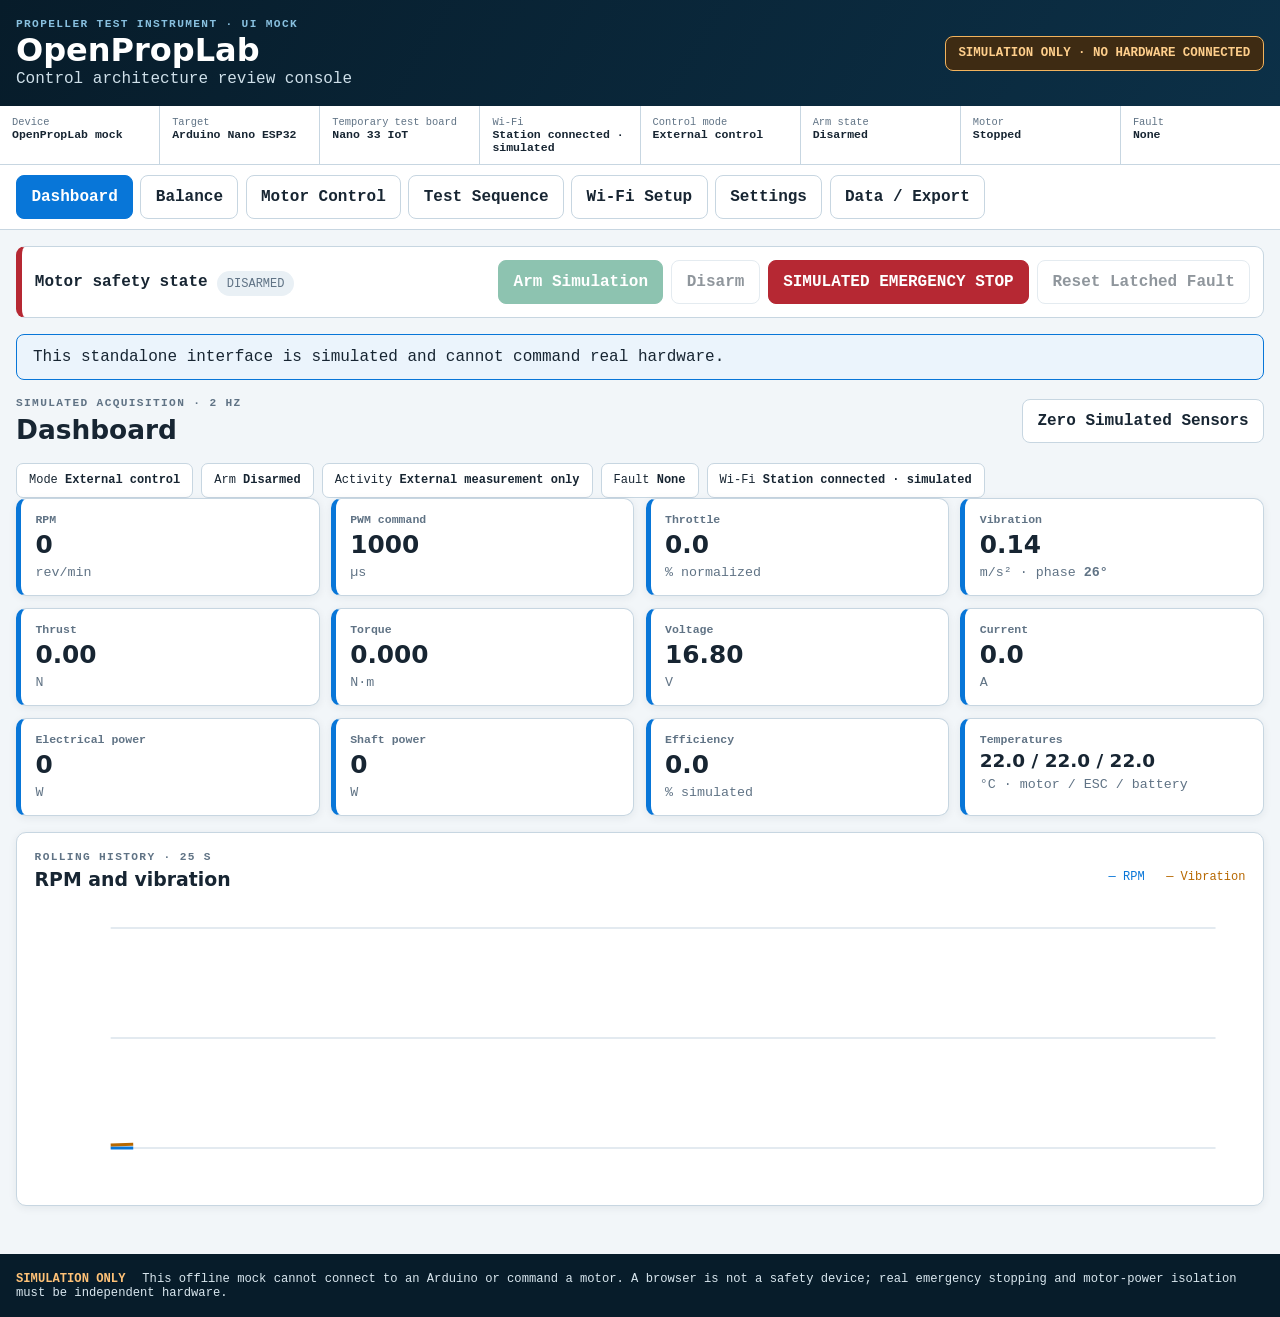
<file: web/index.html>
<!doctype html>
<html lang="en" data-theme="system">
<head>
  <meta charset="utf-8"><meta name="viewport" content="width=device-width, initial-scale=1">
  <meta name="description" content="Offline simulated OpenPropLab engineering interface">
  <title>OpenPropLab · Control Architecture Mock</title>
  <link rel="stylesheet" href="styles.css"><script src="app.js" defer></script>
</head>
<body>
  <header class="masthead">
    <div><p class="eyebrow">PROPELLER TEST INSTRUMENT · UI MOCK</p><h1>OpenPropLab</h1><p>Control architecture review console</p></div>
    <strong class="mock-warning">SIMULATION ONLY · NO HARDWARE CONNECTED</strong>
  </header>
  <aside class="global-status" aria-label="Global simulated device status">
    <div><small>Device</small><strong>OpenPropLab mock</strong></div><div><small>Target</small><strong>Arduino Nano ESP32</strong></div><div><small>Temporary test board</small><strong>Nano 33 IoT</strong></div>
    <div><small>Wi-Fi</small><strong id="global-wifi">Station connected · simulated</strong></div><div><small>Control mode</small><strong id="global-mode">External control</strong></div><div><small>Arm state</small><strong id="global-arm">Disarmed</strong></div><div><small>Motor</small><strong id="global-motor">Stopped</strong></div><div><small>Fault</small><strong id="global-fault">None</strong></div>
  </aside>
  <nav class="tabs" aria-label="Primary navigation" role="tablist">
    <button role="tab" aria-selected="true" aria-controls="dashboard" id="tab-dashboard" data-section="dashboard">Dashboard</button>
    <button role="tab" aria-selected="false" aria-controls="balance" id="tab-balance" data-section="balance" tabindex="-1">Balance</button>
    <button role="tab" aria-selected="false" aria-controls="motor" id="tab-motor" data-section="motor" tabindex="-1">Motor Control</button>
    <button role="tab" aria-selected="false" aria-controls="sequence" id="tab-sequence" data-section="sequence" tabindex="-1">Test Sequence</button>
    <button role="tab" aria-selected="false" aria-controls="wifi" id="tab-wifi" data-section="wifi" tabindex="-1">Wi-Fi Setup</button>
    <button role="tab" aria-selected="false" aria-controls="settings" id="tab-settings" data-section="settings" tabindex="-1">Settings</button>
    <button role="tab" aria-selected="false" aria-controls="data" id="tab-data" data-section="data" tabindex="-1">Data / Export</button>
  </nav>
  <main>
    <div class="safety-bar">
      <div><strong>Motor safety state</strong> <span id="safety-state" class="badge neutral">DISARMED</span></div>
      <div class="button-row"><button id="arm" class="positive" disabled>Arm Simulation</button><button id="disarm">Disarm</button><button id="estop" class="danger">SIMULATED EMERGENCY STOP</button><button id="reset-fault" disabled>Reset Latched Fault</button></div>
    </div>
    <div id="notice" class="notice" aria-live="assertive">This standalone interface is simulated and cannot command real hardware.</div><p id="announcer" class="sr-only" aria-live="polite"></p>

    <section id="dashboard" role="tabpanel" aria-labelledby="tab-dashboard">
      <div class="section-heading"><div><p class="eyebrow">SIMULATED ACQUISITION · 2 HZ</p><h2>Dashboard</h2></div><button id="zero">Zero Simulated Sensors</button></div>
      <div class="context-strip"><span>Mode <b id="dash-mode">External control</b></span><span>Arm <b id="dash-arm">Disarmed</b></span><span>Activity <b id="dash-activity">Measurement only</b></span><span>Fault <b id="dash-fault">None</b></span><span>Wi-Fi <b id="dash-wifi">Station connected</b></span></div>
      <div class="metrics">
        <article class="metric"><span>RPM</span><strong id="rpm">0</strong><small>rev/min</small></article><article class="metric"><span>PWM command</span><strong id="pwm">1000</strong><small>µs</small></article><article class="metric"><span>Throttle</span><strong id="throttle">0.0</strong><small>% normalized</small></article><article class="metric"><span>Vibration</span><strong id="vibration">0.00</strong><small>m/s² · phase <b id="phase">0°</b></small></article>
        <article class="metric"><span>Thrust</span><strong id="thrust">0.00</strong><small>N</small></article><article class="metric"><span>Torque</span><strong id="torque">0.000</strong><small>N·m</small></article><article class="metric"><span>Voltage</span><strong id="voltage">16.80</strong><small>V</small></article><article class="metric"><span>Current</span><strong id="current">0.0</strong><small>A</small></article>
        <article class="metric"><span>Electrical power</span><strong id="electrical">0</strong><small>W</small></article><article class="metric"><span>Shaft power</span><strong id="shaft">0</strong><small>W</small></article><article class="metric"><span>Efficiency</span><strong id="efficiency">0.0</strong><small>% simulated</small></article><article class="metric"><span>Temperatures</span><strong class="temperature-value"><b id="motor-temp">22</b> / <b id="esc-temp">22</b> / <b id="battery-temp">22</b></strong><small>°C · motor / ESC / battery</small></article>
      </div>
      <article class="panel trace-panel"><div class="panel-head"><div><p class="eyebrow">ROLLING HISTORY · 25 S</p><h3>RPM and vibration</h3></div><span class="legend">— RPM &nbsp; <i>— Vibration</i></span></div><svg id="trace" viewBox="0 0 800 280" role="img" aria-labelledby="trace-title trace-desc" preserveAspectRatio="none"><title id="trace-title">Simulated RPM and vibration trace</title><desc id="trace-desc">No samples yet.</desc><g class="grid"><line x1="50" y1="25" x2="780" y2="25"/><line x1="50" y1="135" x2="780" y2="135"/><line x1="50" y1="245" x2="780" y2="245"/></g><polyline id="rpm-line" class="rpm-line" points=""/><polyline id="vib-line" class="vib-line" points=""/></svg></article>
    </section>

    <section id="balance" role="tabpanel" aria-labelledby="tab-balance" hidden>
      <div class="section-heading"><div><p class="eyebrow">DEMONSTRATION WORKFLOW</p><h2>Balance</h2><p>Balancing analysis is separate from motor command. All measurements and mathematics shown here are demonstrations.</p></div></div>
      <ol class="steps"><li>Baseline run</li><li>Trial mass setup</li><li>Trial-mass run</li><li>Correction recommendation</li><li>Apply correction</li><li>Verification run</li></ol>
      <div class="two-col"><form id="balance-form" class="panel form-grid"><label>Workflow stage<select id="balance-stage"><option>Baseline run</option><option>Trial-mass run</option><option>Correction recommendation</option><option>Verification run</option></select></label><label>Blade count<input id="balance-blades" type="number" min="1" max="12" value="2"></label><label>Balancing RPM<input id="balance-rpm" type="number" min="100" value="3500"></label><label>Correction radius (mm)<input id="correction-radius" type="number" min="1" value="60"></label><label>Trial mass (g)<input id="trial-mass" type="number" min=".01" step=".01" value=".20"></label><label>Trial angle (°)<input id="trial-angle" type="number" min="0" max="359" value="45"></label><button class="positive wide">Generate Demonstration Result</button></form><article id="recommendation" class="panel"><h3>Simulated recommendation</h3><p class="muted">Select a workflow stage and generate a mock result. No real balancing calculation is performed.</p></article></div>
    </section>

    <section id="motor" role="tabpanel" aria-labelledby="tab-motor" hidden>
      <div class="section-heading"><div><p class="eyebrow">SIMULATED COMMAND PROVIDER</p><h2>Motor Control</h2><p>Mode changes always stop sequences, restore minimum command, and disarm.</p></div></div>
      <div id="mode-cards" class="mode-grid">
        <button class="mode-card active" data-mode="external"><strong>External control</strong><span>Independent receiver, servo tester, controller, or pulse generator. OpenPropLab measures only.</span></button>
        <button class="mode-card" data-mode="manual"><strong>Live manual PWM</strong><span>Deliberately apply a simulated standard servo-style PWM command.</span></button>
        <button class="mode-card" data-mode="sequence"><strong>Programmed PWM sequence</strong><span>Run an operator-defined open-loop PWM and timing sequence.</span></button>
        <button class="mode-card" data-mode="rpm"><strong>Automatic RPM control</strong><span>Simulated closed-loop response using measured RPM feedback.</span></button>
        <button class="mode-card" data-mode="future" disabled><strong>Future interface</strong><span>Reserved placeholder; no protocol selected.</span></button>
      </div>
      <div class="two-col motor-panels">
        <article class="panel" id="mode-detail"><h3>External control · measurement only</h3><p>OpenPropLab does not generate the ESC command. The displayed input is synthetic.</p><dl class="readouts"><div><dt>Simulated external PWM</dt><dd><span id="external-pwm">1000</span> µs</dd></div><div><dt>Derived throttle</dt><dd><span id="external-throttle">0.0</span>%</dd></div></dl><label>External input simulator<input id="external-slider" type="range" min="1000" max="2000" value="1000"></label></article>
        <article class="panel"><h3>Arm checklist</h3><p class="muted">Every item is mock-only. Real safety requires independent hardware.</p><div id="checklist" class="checklist"><label><input id="check-guard" type="checkbox"> Containment guard confirmed</label><label><input id="check-estop" type="checkbox"> Emergency stop released</label><span id="check-mode">✓ Control mode selected</span><span id="check-min">✓ PWM at minimum</span><span id="check-sensors">✓ Simulated sensors valid</span><span id="check-fault">✓ No active fault</span></div></article>
      </div>
      <article class="panel fault-panel"><div class="panel-head"><div><h3>Fault-injection controls</h3><p>Buttons below latch UI simulation faults only.</p></div></div><div id="fault-buttons" class="button-row"><button data-fault="Overcurrent">Overcurrent</button><button data-fault="Overspeed">Overspeed</button><button data-fault="Excessive vibration">Excessive vibration</button><button data-fault="Motor temperature">Motor temperature</button><button data-fault="ESC temperature">ESC temperature</button><button data-fault="Battery temperature">Battery temperature</button><button data-fault="Communication loss">Communication loss</button><button data-fault="Sensor invalid">Sensor invalid</button></div></article>
    </section>

    <section id="sequence" role="tabpanel" aria-labelledby="tab-sequence" hidden>
      <div class="section-heading"><div><p class="eyebrow">OPEN-LOOP · OPERATOR PROGRAMMED</p><h2>Test Sequence</h2><p>This is not closed-loop RPM control. Running is simulated and requires Programmed PWM sequence mode plus arm.</p></div><button id="add-step">Add Step</button></div>
      <div class="table-wrap panel"><table class="sequence-table"><thead><tr><th>Step</th><th>PWM (µs)</th><th>Hold (s)</th><th>Ramp (s)</th><th>Order</th><th>Action</th></tr></thead><tbody id="sequence-body"></tbody></table></div>
      <article class="panel sequence-controls"><div class="button-row"><button id="sequence-start" class="positive">Start Sequence</button><button id="sequence-pause" disabled>Pause</button><button id="sequence-stop" disabled>Stop &amp; Disarm</button></div><div class="progress-grid"><span>State <b id="sequence-state">Idle</b></span><span>Current step <b id="sequence-current">—</b></span><span>Elapsed <b id="sequence-elapsed">0.0 s</b></span><span>Remaining <b id="sequence-remaining">0.0 s</b></span></div><progress id="sequence-progress" max="100" value="0">0%</progress></article>
      <article class="panel rpm-panel"><div class="section-heading"><div><p class="eyebrow">CLOSED-LOOP SIMULATION</p><h2>Automatic RPM Control</h2><p>Unlike the sequence above, this mock adjusts PWM from simulated RPM feedback.</p></div></div><div class="form-grid"><label>Target RPM<input id="rpm-target" type="number" value="5000" min="0"></label><label>Minimum RPM<input id="rpm-min" type="number" value="1000" min="0"></label><label>Maximum RPM<input id="rpm-max" type="number" value="9000" min="0"></label><label>Ramp rate (RPM/s)<input id="rpm-ramp" type="number" value="1000" min="1"></label><label>Stabilization tolerance (RPM)<input id="rpm-tolerance" type="number" value="150" min="1"></label><label>Hold time (s)<input id="rpm-hold" type="number" value="5" min="0"></label></div><div class="readout-grid"><span>Actual RPM <b id="rpm-actual">0</b></span><span>PWM output <b id="rpm-output">1000 µs</b></span><span>Controller <b id="rpm-status">Idle</b></span></div><div class="button-row"><button id="rpm-start" class="positive">Start RPM Control</button><button id="rpm-stop">Stop &amp; Disarm</button></div></article>
    </section>

    <section id="wifi" role="tabpanel" aria-labelledby="tab-wifi" hidden>
      <div class="section-heading"><div><p class="eyebrow">NANO ESP32 PROVISIONING CONCEPT</p><h2>Wi-Fi Setup</h2><p>Credentials exist only in memory and are discarded on reload.</p></div></div>
      <div class="two-col"><article class="panel"><h3>Simulated connectivity</h3><div class="led-row"><i id="connection-led" class="led connected" aria-hidden="true"></i><div><strong id="led-label">Connected · steady on</strong><small id="wifi-detail">Station connected (simulated)</small></div></div><dl class="readouts"><div><dt>State</dt><dd id="wifi-state">Station connected</dd></div><div><dt>Setup SSID</dt><dd>OpenPropLab-Setup</dd></div><div><dt>Setup address</dt><dd>192.168.4.1</dd></div></dl><div class="button-row"><button id="wifi-connect">Simulate Connecting</button><button id="wifi-fail">Simulate Failure</button><button id="wifi-missing">Credentials Missing</button><button id="wifi-setup">Enter Setup Mode</button></div></article>
      <form id="wifi-form" class="panel form-grid"><h3 class="wide">Provisioning form</h3><label class="wide">Wi-Fi SSID<input id="wifi-ssid" autocomplete="off" placeholder="Enter a test network name"></label><label class="wide">Password<input id="wifi-password" type="password" autocomplete="new-password" placeholder="Not stored"></label><label class="check wide"><input id="show-password" type="checkbox"> Show password</label><button class="positive" type="submit">Save and Restart (Simulated)</button><button id="forget-network" class="danger-outline" type="button">Forget Network</button></form></div>
    </section>

    <section id="settings" role="tabpanel" aria-labelledby="tab-settings" hidden>
      <div class="section-heading"><div><p class="eyebrow">SESSION-ONLY CONFIGURATION</p><h2>Settings</h2><p>Safe mock defaults; changes do not indicate implemented hardware support.</p></div><button id="save-settings" class="positive">Apply Mock Settings</button></div>
      <form id="settings-form" class="settings-grid">
        <fieldset><legend>Test and ESC command</legend><label>Blade count<input id="setting-blades" type="number" min="1" max="12" value="2"></label><label>PWM minimum (µs)<input id="setting-pwm-min" type="number" value="1000"></label><label>PWM maximum (µs)<input id="setting-pwm-max" type="number" value="2000"></label><label>PWM arming value (µs)<input id="setting-pwm-arm" type="number" value="1000"></label><label>Default control mode<select id="setting-default-mode"><option value="external">External control</option><option value="manual">Live manual PWM</option><option value="sequence">Programmed PWM sequence</option><option value="rpm">Automatic RPM control</option></select></label></fieldset>
        <fieldset><legend>Active simulated safety limits</legend><label>Maximum current (A)<input id="limit-current" type="number" value="45"></label><label>Maximum RPM<input id="limit-rpm" type="number" value="10000"></label><label>Maximum vibration (m/s²)<input id="limit-vibration" type="number" value="8"></label><label>Motor temperature (°C)<input id="limit-motor-temp" type="number" value="80"></label><label>ESC temperature (°C)<input id="limit-esc-temp" type="number" value="75"></label><label>Battery temperature (°C)<input id="limit-battery-temp" type="number" value="55"></label><label>Communication timeout (ms)<input id="limit-timeout" type="number" value="2000"></label></fieldset>
        <fieldset><legend>Simulation and connectivity</legend><label>Simulated maximum RPM<input id="sim-max-rpm" type="number" value="10000"></label><label>Simulated battery voltage<input id="sim-voltage" type="number" step=".1" value="16.8"></label><label>Wi-Fi startup behavior<select id="setting-wifi"><option>Station connected</option><option>Connecting</option><option>Setup access point</option><option>Credentials missing</option></select></label><label>Connection LED behavior<select id="setting-led"><option>Steady when connected</option><option>Confirmation blink when connected</option></select></label><label>Appearance<select id="appearance"><option value="system">System</option><option value="light">Light</option><option value="dark">Dark</option></select></label></fieldset>
      </form>
    </section>

    <section id="data" role="tabpanel" aria-labelledby="tab-data" hidden>
      <div class="section-heading"><div><p class="eyebrow">IN-MEMORY SIMULATION BUFFER</p><h2>Data / Export</h2><p>Exports contain synthetic data only.</p></div><div class="button-row"><button id="csv">Export CSV</button><button id="json">Export JSON</button><button id="clear-data">Clear Data</button></div></div>
      <div class="table-wrap panel"><table><thead><tr><th>Time</th><th>Mode</th><th>PWM</th><th>RPM</th><th>Thrust</th><th>Torque</th><th>Current</th><th>Power</th><th>Vibration</th><th>Fault</th></tr></thead><tbody id="results-body"><tr><td colspan="10" class="empty-cell">The simulation records samples continuously while this page is open.</td></tr></tbody></table></div>
    </section>
  </main>
  <footer><strong>SIMULATION ONLY</strong> This offline mock cannot connect to an Arduino or command a motor. A browser is not a safety device; real emergency stopping and motor-power isolation must be independent hardware.</footer>
</body></html>
</file>
<file: web/styles.css>
:root{color-scheme:light dark;--navy:#0c3047;--navy2:#071c2a;--bg:#f2f6f9;--surface:#fff;--surface2:#e9f0f5;--text:#172532;--muted:#607385;--line:#c7d6e1;--blue:#0876d8;--green:#13845b;--amber:#b76800;--red:#b62833;--purple:#7155c7;--shadow:0 2px 8px #09283b12}
[data-theme=dark]{color-scheme:dark;--navy:#071b29;--navy2:#04131d;--bg:#0c1720;--surface:#14232f;--surface2:#1b2d3b;--text:#eef4f7;--muted:#aabac6;--line:#365064;--blue:#58adf5;--green:#4acb93;--amber:#f0aa47;--red:#f2777e;--purple:#aa91f5;--shadow:none}
*{box-sizing:border-box}html{font-family:ui-monospace,SFMono-Regular,Menlo,Consolas,"Liberation Mono",monospace;background:var(--bg);color:var(--text)}body{margin:0;min-width:0}button,input,select{font:inherit}button{min-height:44px;padding:.65rem .9rem;border:1px solid var(--line);border-radius:8px;background:var(--surface);color:var(--text);font-weight:750;cursor:pointer}button:hover:not(:disabled){border-color:var(--blue);background:var(--surface2)}button:disabled{opacity:.48;cursor:not-allowed}input,select{width:100%;min-width:0;padding:.7rem;border:1px solid var(--line);border-radius:6px;background:var(--bg);color:var(--text)}input[type=checkbox]{width:auto;min-height:20px;accent-color:var(--blue)}input[type=range]{padding:.5rem 0;accent-color:var(--blue)}:focus-visible{outline:3px solid var(--amber);outline-offset:2px}.masthead{background:linear-gradient(120deg,var(--navy2),var(--navy));color:#fff;padding:1.15rem max(1rem,calc((100% - 1450px)/2));display:flex;justify-content:space-between;align-items:center;gap:1rem}.masthead h1{font:800 2rem system-ui,sans-serif;margin:.05rem 0}.masthead p{margin:0;color:#cfe0ea}.eyebrow{font-size:.7rem;letter-spacing:.12em;font-weight:900;color:var(--muted);margin:0 0 .3rem}.masthead .eyebrow{color:#88c0df}.mock-warning{padding:.6rem .8rem;border:1px solid #f2b35d;background:#3e2b13;border-radius:8px;color:#ffcf8c;font-size:.78rem}.global-status{display:grid;grid-template-columns:repeat(8,minmax(120px,1fr));gap:1px;background:var(--line);border-bottom:1px solid var(--line)}.global-status div{padding:.6rem .75rem;background:var(--surface);min-width:0}.global-status small{display:block;color:var(--muted);font-size:.65rem}.global-status strong{display:block;font-size:.72rem;overflow-wrap:anywhere}.tabs{position:sticky;top:0;z-index:5;padding:.65rem max(1rem,calc((100% - 1450px)/2));display:flex;gap:.45rem;overflow-x:auto;border-bottom:1px solid var(--line);background:var(--surface)}.tabs button{white-space:nowrap}.tabs button[aria-selected=true]{background:var(--blue);border-color:var(--blue);color:#fff}main{max-width:1450px;margin:auto;padding:1rem}.safety-bar,.section-heading,.panel-head{display:flex;align-items:center;justify-content:space-between;gap:1rem}.safety-bar{padding:.8rem;border:1px solid var(--line);border-left:6px solid var(--red);background:var(--surface);border-radius:9px}.button-row{display:flex;flex-wrap:wrap;gap:.5rem}.positive{background:var(--green);border-color:var(--green);color:#fff}.danger{background:var(--red);border-color:var(--red);color:#fff}.danger-outline{border-color:var(--red);color:var(--red)}.badge{padding:.35rem .6rem;border-radius:99px;font-size:.75rem}.badge.neutral{background:var(--surface2);color:var(--muted)}.badge.armed{background:#13845b22;color:var(--green)}.badge.fault{background:#b6283322;color:var(--red)}.notice{margin:1rem 0;padding:.8rem 1rem;border:1px solid var(--blue);border-radius:8px;background:color-mix(in srgb,var(--blue) 8%,var(--surface))}.notice.warning{border-color:var(--red);color:var(--red);font-weight:800;background:color-mix(in srgb,var(--red) 9%,var(--surface))}.section-heading{margin:1.1rem 0}.section-heading h2{font:750 1.65rem system-ui,sans-serif;margin:0}.section-heading p:not(.eyebrow){color:var(--muted);margin:.3rem 0}.context-strip,.progress-grid,.readout-grid{display:flex;flex-wrap:wrap;gap:.5rem}.context-strip span,.progress-grid span,.readout-grid span{padding:.6rem .75rem;border:1px solid var(--line);background:var(--surface);border-radius:7px;font-size:.75rem}.metrics{display:grid;grid-template-columns:repeat(4,minmax(0,1fr));gap:.7rem}.metric,.panel{background:var(--surface);border:1px solid var(--line);border-radius:10px;box-shadow:var(--shadow)}.metric{padding:.9rem;border-left:5px solid var(--blue)}.metric span{display:block;color:var(--muted);font-size:.72rem;font-weight:800}.metric strong{font:750 1.55rem system-ui,sans-serif;display:block;margin:.25rem 0}.metric small{color:var(--muted)}.metric .temperature-value{font-size:1.15rem}.panel{padding:1.1rem}.panel h3{font:750 1.18rem system-ui,sans-serif;margin:.1rem 0 .8rem}.trace-panel{margin-top:1rem}.legend{color:var(--blue);font-size:.75rem}.legend i{color:var(--amber);font-style:normal}#trace{width:100%;height:280px}.grid line{stroke:var(--line)}.rpm-line,.vib-line{fill:none;stroke-width:3;vector-effect:non-scaling-stroke}.rpm-line{stroke:var(--blue)}.vib-line{stroke:var(--amber)}.steps{display:grid;grid-template-columns:repeat(6,1fr);gap:.5rem;padding:0;counter-reset:step}.steps li{list-style:none;padding:.75rem;background:var(--surface2);border:1px solid var(--line);border-radius:7px;font-size:.75rem}.steps li:before{counter-increment:step;content:counter(step);display:block;color:var(--blue);font-size:1.2rem;font-weight:900}.two-col{display:grid;grid-template-columns:1fr 1fr;gap:1rem}.form-grid{display:grid;grid-template-columns:repeat(2,minmax(0,1fr));gap:.9rem}.form-grid label,fieldset label,.panel>label{display:grid;gap:.35rem;font-size:.78rem;font-weight:750}.wide{grid-column:1/-1}.muted{color:var(--muted)}.mode-grid{display:grid;grid-template-columns:repeat(5,minmax(0,1fr));gap:.7rem}.mode-card{height:auto;min-height:115px;text-align:left;display:flex;flex-direction:column;gap:.5rem}.mode-card span{font-size:.72rem;color:var(--muted);font-weight:500}.mode-card.active{border:3px solid var(--blue);background:color-mix(in srgb,var(--blue) 8%,var(--surface))}.motor-panels{margin-top:1rem}.readouts{margin:1rem 0}.readouts div{display:flex;justify-content:space-between;gap:1rem;padding:.55rem 0;border-bottom:1px dotted var(--line)}.readouts dt{color:var(--muted)}.readouts dd{font-weight:800;text-align:right}.checklist{display:grid;gap:.6rem}.checklist label,.checklist span{padding:.5rem;border:1px solid var(--line);border-radius:6px}.checklist label{display:flex;align-items:center;gap:.55rem}.fault-panel{margin-top:1rem;border-top:4px solid var(--red)}.table-wrap{overflow-x:auto;padding:0}table{border-collapse:collapse;width:100%;white-space:nowrap;font-size:.75rem}th,td{padding:.65rem;text-align:right;border-bottom:1px solid var(--line)}th{color:var(--muted);background:var(--surface2)}th:first-child,td:first-child{text-align:left}.sequence-table input{min-width:90px}.sequence-table button{min-height:36px;padding:.35rem .55rem}.sequence-controls,.rpm-panel{margin-top:1rem}.sequence-controls progress{margin-top:1rem}.rpm-panel{border-top:4px solid var(--purple)}progress{width:100%;height:13px;accent-color:var(--blue)}.led-row{display:flex;align-items:center;gap:1rem;padding:1rem;background:var(--surface2);border-radius:8px}.led{width:22px;height:22px;border-radius:50%;background:#65737d;border:2px solid #394954;box-shadow:0 0 0 5px #65737d22;flex:none}.led.connected{background:#39b56f;box-shadow:0 0 9px #39b56f}.led.slow{background:#e4aa35;animation:blink 1.6s infinite}.led.fast{background:#e4aa35;animation:blink .45s infinite}.led.off{background:#65737d;box-shadow:none}.led-row small{display:block;color:var(--muted);margin-top:.25rem}.settings-grid{display:grid;grid-template-columns:repeat(3,1fr);gap:1rem}.settings-grid fieldset{display:grid;align-content:start;gap:.8rem;border:1px solid var(--line);border-radius:9px;background:var(--surface);padding:1rem}.settings-grid legend{font-weight:900;padding:.35rem}.check{display:flex!important;align-items:center;gap:.5rem}.empty-cell{text-align:center!important;color:var(--muted);padding:3rem}.sr-only{position:absolute;width:1px;height:1px;padding:0;margin:-1px;overflow:hidden;clip:rect(0,0,0,0);white-space:nowrap;border:0}footer{margin-top:2rem;padding:1.1rem max(1rem,calc((100% - 1450px)/2));background:var(--navy2);color:#d9e7ef;font-size:.76rem}footer strong{color:#ffc277;margin-right:.6rem}@keyframes blink{50%{opacity:.18}}
@media(prefers-color-scheme:dark){html[data-theme=system]{color-scheme:dark;--navy:#071b29;--navy2:#04131d;--bg:#0c1720;--surface:#14232f;--surface2:#1b2d3b;--text:#eef4f7;--muted:#aabac6;--line:#365064;--blue:#58adf5;--green:#4acb93;--amber:#f0aa47;--red:#f2777e;--purple:#aa91f5;--shadow:none}}
@media(max-width:1100px){.global-status{grid-template-columns:repeat(4,1fr)}.mode-grid{grid-template-columns:repeat(2,1fr)}.settings-grid{grid-template-columns:1fr 1fr}.metrics{grid-template-columns:repeat(3,1fr)}}
@media(max-width:760px){.masthead,.safety-bar,.section-heading{align-items:flex-start;flex-direction:column}.global-status{grid-template-columns:repeat(2,1fr)}.two-col,.settings-grid{grid-template-columns:1fr}.metrics{grid-template-columns:repeat(2,1fr)}.steps{grid-template-columns:repeat(3,1fr)}.button-row{width:100%}.button-row button{flex:1 1 45%}}
@media(max-width:480px){main{padding:.7rem}.masthead{padding:1rem}.masthead h1{font-size:1.7rem}.mock-warning{width:100%}.global-status{gap:0}.global-status div{padding:.5rem}.metrics{gap:.45rem}.metric{padding:.7rem}.metric strong{font-size:1.25rem}.mode-grid,.form-grid{grid-template-columns:1fr}.steps{grid-template-columns:1fr 1fr}.panel{padding:.85rem}.tabs{padding:.5rem}.safety-bar .button-row button{flex-basis:100%}#trace{height:210px}}
@media(prefers-reduced-motion:reduce){.led{animation:none!important}}
</file>
